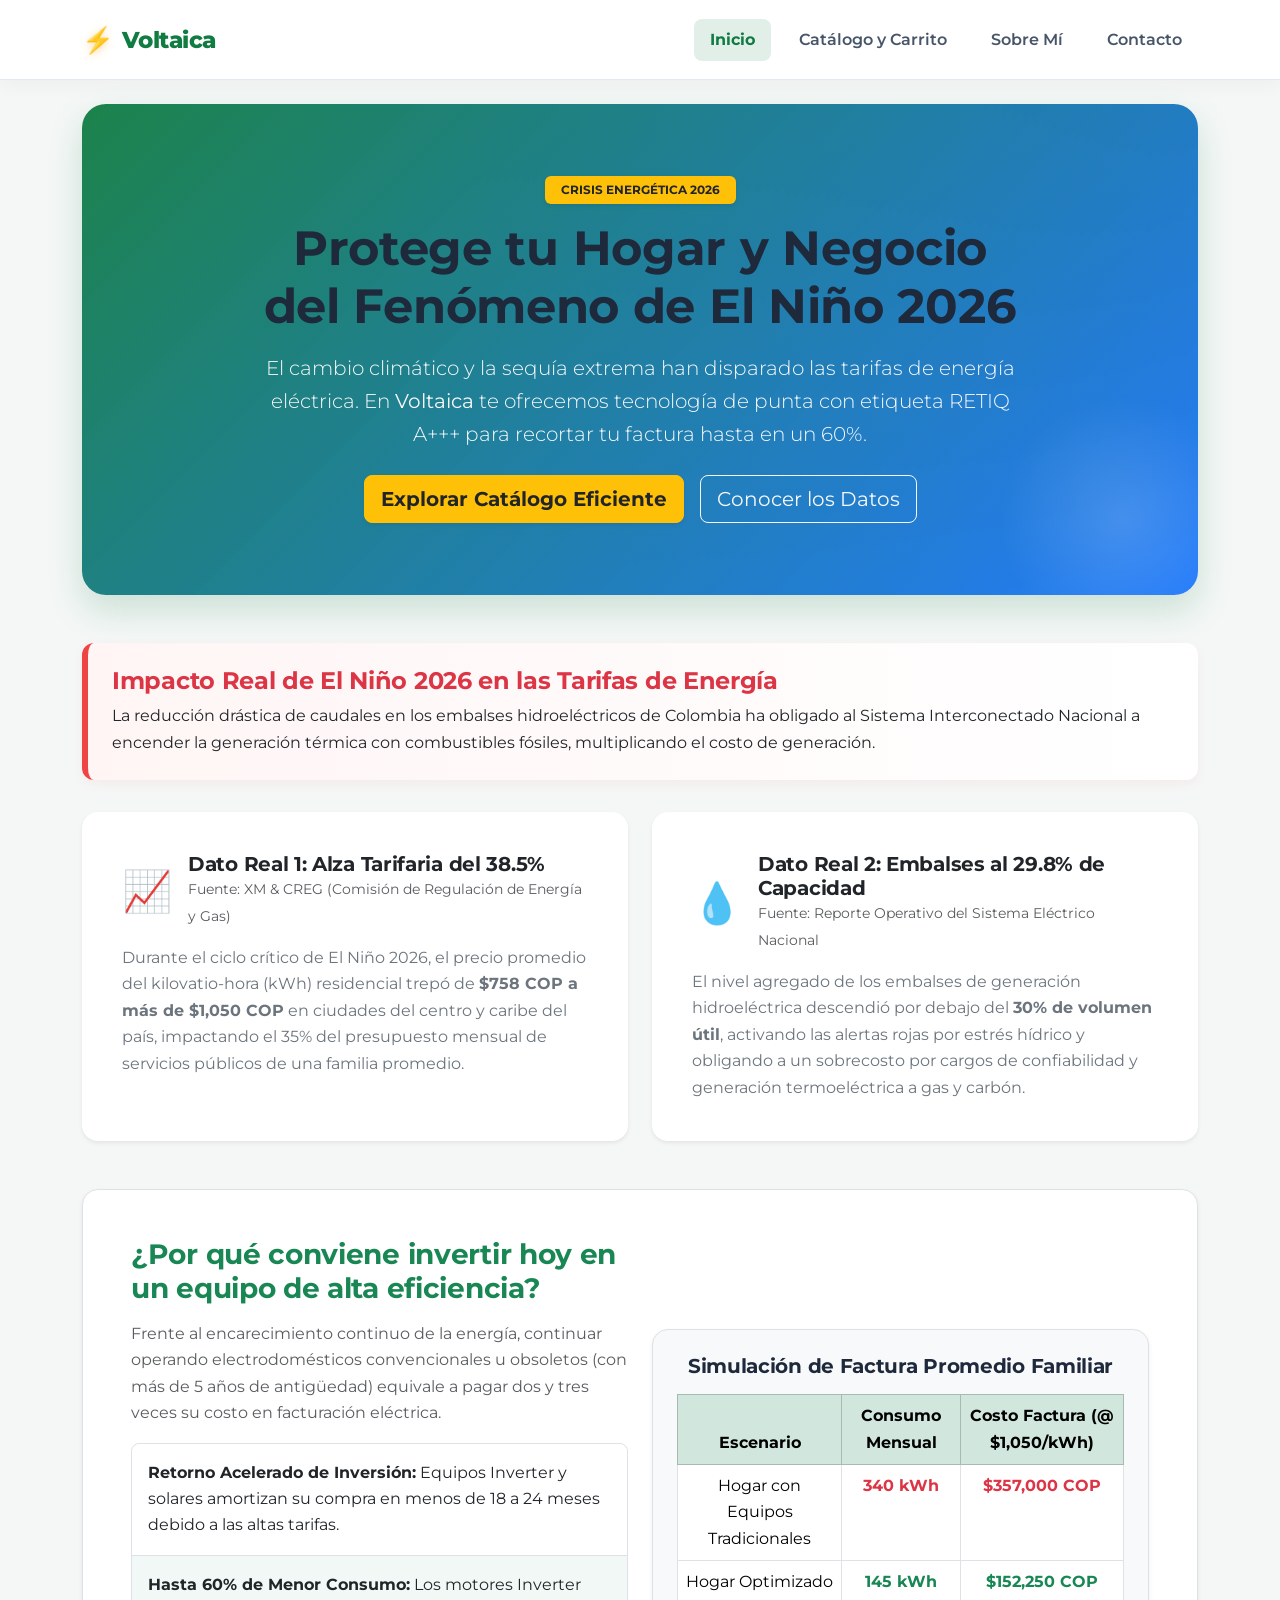
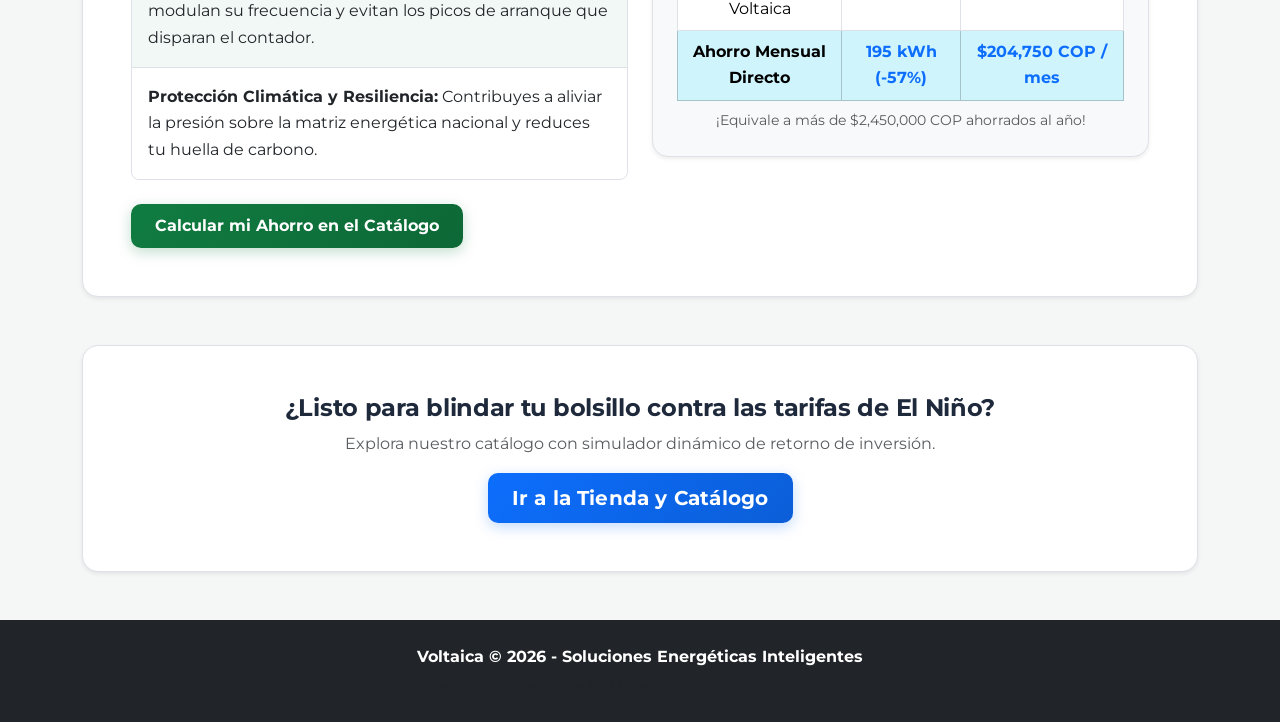
<file: index.html>
<!DOCTYPE html>
<html lang="es" data-theme="light">
<head>
  <meta charset="UTF-8">
  <meta name="viewport" content="width=device-width, initial-scale=1.0">
  <meta name="description" content="Voltaica - Equipos de alta eficiencia energética para afrontar el alza de tarifas por el Fenómeno de El Niño 2026.">
  <title>Voltaica | Energía Eficiente y Soluciones frente a El Niño 2026</title>
  <!-- Google Fonts: Montserrat (Requisito 3) -->
  <link rel="preconnect" href="https://fonts.googleapis.com">
  <link rel="preconnect" href="https://fonts.gstatic.com" crossorigin>
  <link href="https://fonts.googleapis.com/css2?family=Montserrat:wght@400;500;600;700;800&display=swap" rel="stylesheet">
  <!-- Bootstrap 5 CSS -->
  <link href="https://cdn.jsdelivr.net/npm/bootstrap@5.3.3/dist/css/bootstrap.min.css" rel="stylesheet" integrity="sha384-QWTKZyjpPEjISv5WaRU9OFeRpok6YctnYmDr5pNlyT2bRjXh0JMhjY6hW+ALEwIH" crossorigin="anonymous">
  <!-- Hoja de estilos propia (enlazada DESPUÉS de Bootstrap - Requisito 3) -->
  <link rel="stylesheet" href="css/estilos.css">
</head>
<body>

  <!-- Navegación compartida -->
  <header>
    <nav class="navbar navbar-expand-lg navbar-light sticky-top">
      <div class="container">
        <a class="navbar-brand" href="index.html">
          <span class="icono-rayo">⚡</span> Voltaica
        </a>
        <button class="navbar-toggler" type="button" data-bs-toggle="collapse" data-bs-target="#menuPrincipal" aria-controls="menuPrincipal" aria-expanded="false" aria-label="Abrir menú de navegación">
          <span class="navbar-toggler-icon"></span>
        </button>
        <div class="collapse navbar-collapse" id="menuPrincipal">
          <ul class="navbar-nav ms-auto mb-2 mb-lg-0 menu-navegacion">
            <li class="nav-item">
              <a class="nav-link active fw-bold text-success" aria-current="page" href="index.html">Inicio</a>
            </li>
            <li class="nav-item">
              <a class="nav-link" href="catalogo.html">Catálogo y Carrito</a>
            </li>
            <li class="nav-item">
              <a class="nav-link" href="nosotros.html">Sobre Mí</a>
            </li>
            <li class="nav-item">
              <a class="nav-link" href="contacto.html">Contacto</a>
            </li>
          </ul>
        </div>
      </div>
    </nav>
  </header>

  <main class="container my-4">
    <!-- Hero / Portada -->
    <section class="seccion-hero text-center text-white">
      <div class="row justify-content-center">
        <div class="col-lg-9">
          <span class="badge bg-warning text-dark px-3 py-2 fw-bold mb-3 shadow-sm text-uppercase">CRISIS ENERGÉTICA 2026</span>
          <h1 class="display-5 fw-bold mb-3">Protege tu Hogar y Negocio del Fenómeno de El Niño 2026</h1>
          <p class="lead mb-4 text-light">
            El cambio climático y la sequía extrema han disparado las tarifas de energía eléctrica. En <strong>Voltaica</strong> te ofrecemos tecnología de punta con etiqueta RETIQ A+++ para recortar tu factura hasta en un 60%.
          </p>
          <div class="d-flex justify-content-center gap-3 flex-wrap">
            <a href="catalogo.html" class="btn btn-warning btn-lg fw-bold text-dark shadow-sm">Explorar Catálogo Eficiente</a>
            <a href="#impacto-nino" class="btn btn-outline-light btn-lg">Conocer los Datos</a>
          </div>
        </div>
      </div>
    </section>

    <!-- Sección de Alerta y Datos Reales de El Niño 2026 -->
    <section id="impacto-nino" class="my-5">
      <div class="alerta-nino">
        <h2 class="h4 text-danger fw-bold mb-2">Impacto Real de El Niño 2026 en las Tarifas de Energía</h2>
        <p class="mb-0 text-dark">
          La reducción drástica de caudales en los embalses hidroeléctricos de Colombia ha obligado al Sistema Interconectado Nacional a encender la generación térmica con combustibles fósiles, multiplicando el costo de generación.
        </p>
      </div>

      <!-- Mínimo 2 datos reales verificados -->
      <div class="row g-4">
        <div class="col-md-6">
          <div class="card h-100 shadow-sm border-0 p-4 rounded-4">
            <div class="card-body">
              <div class="d-flex align-items-center mb-3">
                <span class="fs-1 me-3 text-danger">📈</span>
                <div>
                  <h3 class="h5 fw-bold mb-0">Dato Real 1: Alza Tarifaria del 38.5%</h3>
                  <small class="text-muted">Fuente: XM & CREG (Comisión de Regulación de Energía y Gas)</small>
                </div>
              </div>
              <p class="card-text text-secondary">
                Durante el ciclo crítico de El Niño 2026, el precio promedio del kilovatio-hora (kWh) residencial trepó de <strong>$758 COP a más de $1,050 COP</strong> en ciudades del centro y caribe del país, impactando el 35% del presupuesto mensual de servicios públicos de una familia promedio.
              </p>
            </div>
          </div>
        </div>

        <div class="col-md-6">
          <div class="card h-100 shadow-sm border-0 p-4 rounded-4">
            <div class="card-body">
              <div class="d-flex align-items-center mb-3">
                <span class="fs-1 me-3 text-warning">💧</span>
                <div>
                  <h3 class="h5 fw-bold mb-0">Dato Real 2: Embalses al 29.8% de Capacidad</h3>
                  <small class="text-muted">Fuente: Reporte Operativo del Sistema Eléctrico Nacional</small>
                </div>
              </div>
              <p class="card-text text-secondary">
                El nivel agregado de los embalses de generación hidroeléctrica descendió por debajo del <strong>30% de volumen útil</strong>, activando las alertas rojas por estrés hídrico y obligando a un sobrecosto por cargos de confiabilidad y generación termoeléctrica a gas y carbón.
              </p>
            </div>
          </div>
        </div>
      </div>
    </section>

    <!-- Por qué conviene un equipo eficiente -->
    <section class="my-5 p-4 p-md-5 rounded-4 bg-white shadow-sm border">
      <div class="row align-items-center">
        <div class="col-lg-6 mb-4 mb-lg-0">
          <h2 class="h3 fw-bold mb-3 text-success">¿Por qué conviene invertir hoy en un equipo de alta eficiencia?</h2>
          <p class="text-muted">
            Frente al encarecimiento continuo de la energía, continuar operando electrodomésticos convencionales u obsoletos (con más de 5 años de antigüedad) equivale a pagar dos y tres veces su costo en facturación eléctrica.
          </p>
          <ul class="list-group list-group-flush lista-estadisticas rounded-3 overflow-hidden border">
            <li class="list-group-item py-3">
              <strong>Retorno Acelerado de Inversión:</strong> Equipos Inverter y solares amortizan su compra en menos de 18 a 24 meses debido a las altas tarifas.
            </li>
            <li class="list-group-item py-3">
              <strong>Hasta 60% de Menor Consumo:</strong> Los motores Inverter modulan su frecuencia y evitan los picos de arranque que disparan el contador.
            </li>
            <li class="list-group-item py-3">
              <strong>Protección Climática y Resiliencia:</strong> Contribuyes a aliviar la presión sobre la matriz energética nacional y reduces tu huella de carbono.
            </li>
          </ul>
          <div class="mt-4">
            <a href="catalogo.html" class="btn btn-success fw-bold">Calcular mi Ahorro en el Catálogo</a>
          </div>
        </div>
        <div class="col-lg-6">
          <div class="p-4 bg-light rounded-4 text-center border shadow-sm">
            <h3 class="h5 fw-bold mb-3">Simulación de Factura Promedio Familiar</h3>
            <div class="table-responsive">
              <table class="table table-bordered mb-0 bg-white">
                <thead class="table-success">
                  <tr>
                    <th>Escenario</th>
                    <th>Consumo Mensual</th>
                    <th>Costo Factura (@ $1,050/kWh)</th>
                  </tr>
                </thead>
                <tbody>
                  <tr>
                    <td>Hogar con Equipos Tradicionales</td>
                    <td class="text-danger fw-bold">340 kWh</td>
                    <td class="text-danger fw-bold">$357,000 COP</td>
                  </tr>
                  <tr>
                    <td>Hogar Optimizado Voltaica</td>
                    <td class="text-success fw-bold">145 kWh</td>
                    <td class="text-success fw-bold">$152,250 COP</td>
                  </tr>
                  <tr class="table-info">
                    <td><strong>Ahorro Mensual Directo</strong></td>
                    <td class="text-primary fw-bold">195 kWh (-57%)</td>
                    <td class="text-primary fw-bold">$204,750 COP / mes</td>
                  </tr>
                </tbody>
              </table>
            </div>
            <p class="small text-muted mt-2 mb-0">¡Equivale a más de $2,450,000 COP ahorrados al año!</p>
          </div>
        </div>
      </div>
    </section>

    <!-- Llamado a la acción -->
    <section class="text-center py-5 bg-white rounded-4 border shadow-sm">
      <h2 class="h4 fw-bold">¿Listo para blindar tu bolsillo contra las tarifas de El Niño?</h2>
      <p class="text-muted">Explora nuestro catálogo con simulador dinámico de retorno de inversión.</p>
      <a href="catalogo.html" class="btn btn-primary btn-lg fw-bold">Ir a la Tienda y Catálogo</a>
    </section>
  </main>

  <footer class="bg-dark text-white py-4 mt-5">
    <div class="container text-center">
      <p class="mb-1 fw-bold">Voltaica &copy; 2026 - Soluciones Energéticas Inteligentes</p>
      <p class="small text-muted mb-0">Evidencia de Aprendizaje EA2 | Desarrollado por <strong>Manuela Montes</strong></p>
    </div>
  </footer>

  <!-- Bootstrap Bundle JS -->
  <script src="https://cdn.jsdelivr.net/npm/bootstrap@5.3.3/dist/js/bootstrap.bundle.min.js" integrity="sha384-YvpcrYf0tY3lHB60NNkmXc5s9fDVZLESaAA55NDzOxhy9GkcIdslK1eN7N6jIeHz" crossorigin="anonymous"></script>
</body>
</html>
</file>
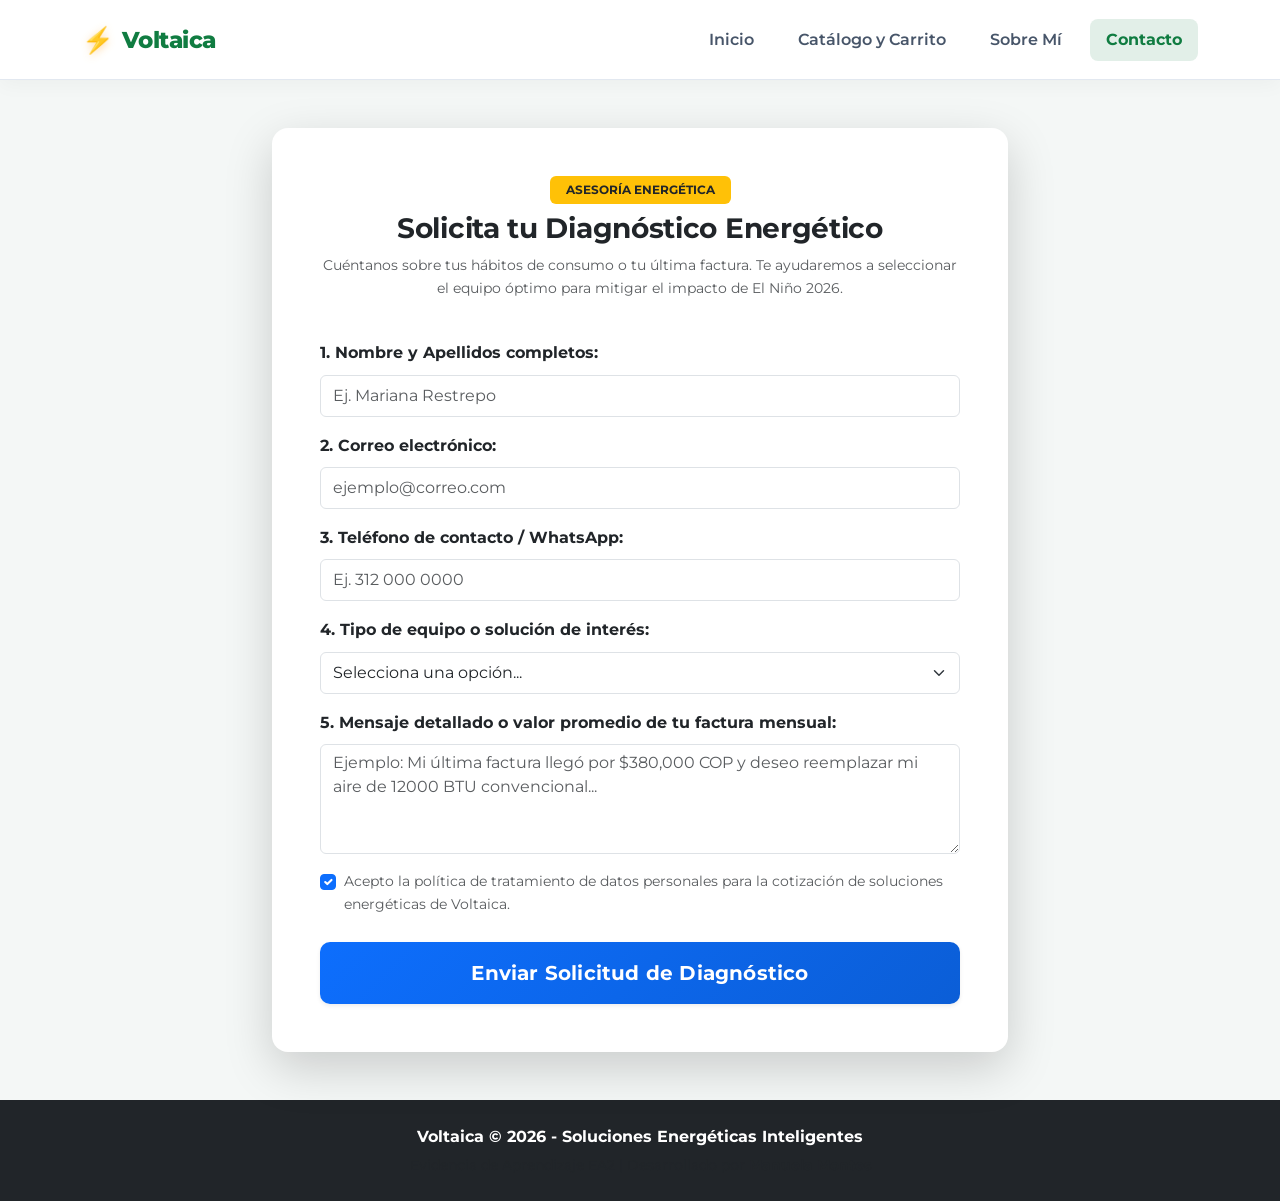
<file: contacto.html>
<!DOCTYPE html>
<html lang="es" data-theme="light">
<head>
  <meta charset="UTF-8">
  <meta name="viewport" content="width=device-width, initial-scale=1.0">
  <meta name="description" content="Contáctanos en Voltaica para asesoría personalizada sobre ahorro energético, dimensionamiento solar e instalación de equipos frente a El Niño 2026.">
  <title>Contacto y Asesoría | Voltaica</title>
  <!-- Google Fonts: Montserrat (Requisito 3) -->
  <link rel="preconnect" href="https://fonts.googleapis.com">
  <link rel="preconnect" href="https://fonts.gstatic.com" crossorigin>
  <link href="https://fonts.googleapis.com/css2?family=Montserrat:wght@400;500;600;700;800&display=swap" rel="stylesheet">
  <!-- Bootstrap 5 CSS -->
  <link href="https://cdn.jsdelivr.net/npm/bootstrap@5.3.3/dist/css/bootstrap.min.css" rel="stylesheet" integrity="sha384-QWTKZyjpPEjISv5WaRU9OFeRpok6YctnYmDr5pNlyT2bRjXh0JMhjY6hW+ALEwIH" crossorigin="anonymous">
  <!-- Hoja de estilos propia (enlazada DESPUÉS de Bootstrap - Requisito 3) -->
  <link rel="stylesheet" href="css/estilos.css">
</head>
<body>

  <!-- Navegación compartida -->
  <header>
    <nav class="navbar navbar-expand-lg navbar-light sticky-top">
      <div class="container">
        <a class="navbar-brand" href="index.html">
          <span class="icono-rayo">⚡</span> Voltaica
        </a>
        <button class="navbar-toggler" type="button" data-bs-toggle="collapse" data-bs-target="#menuPrincipal" aria-controls="menuPrincipal" aria-expanded="false" aria-label="Abrir menú de navegación">
          <span class="navbar-toggler-icon"></span>
        </button>
        <div class="collapse navbar-collapse" id="menuPrincipal">
          <ul class="navbar-nav ms-auto mb-2 mb-lg-0 menu-navegacion">
            <li class="nav-item">
              <a class="nav-link" href="index.html">Inicio</a>
            </li>
            <li class="nav-item">
              <a class="nav-link" href="catalogo.html">Catálogo y Carrito</a>
            </li>
            <li class="nav-item">
              <a class="nav-link" href="nosotros.html">Sobre Mí</a>
            </li>
            <li class="nav-item">
              <a class="nav-link active fw-bold text-success" aria-current="page" href="contacto.html">Contacto</a>
            </li>
          </ul>
        </div>
      </div>
    </nav>
  </header>

  <main class="container my-5">
    <div class="row justify-content-center">
      <div class="col-lg-8">
        <div class="card shadow-lg border-0 p-4 p-md-5 rounded-4">
          <div class="text-center mb-4">
            <span class="badge bg-warning text-dark px-3 py-2 fw-bold mb-2 text-uppercase">ASESORÍA ENERGÉTICA</span>
            <h1 class="h3 fw-bold">Solicita tu Diagnóstico Energético</h1>
            <p class="text-muted small">
              Cuéntanos sobre tus hábitos de consumo o tu última factura. Te ayudaremos a seleccionar el equipo óptimo para mitigar el impacto de El Niño 2026.
            </p>
          </div>

          <!-- Mensaje de confirmación interactivo -->
          <div id="alerta-formulario" class="alert alert-success d-none rounded-3" role="alert">
            ¡Gracias por contactarnos! Tu solicitud de diagnóstico ha sido registrada con éxito. Manuela Montes y el equipo de soporte se comunicarán contigo a la mayor brevedad.
          </div>

          <!-- Formulario de contacto con mínimo 5 campos y cada uno con su label (Requisito 2) -->
          <form id="formulario-contacto" novalidate>
            <!-- Campo 1: Nombre completo -->
            <div class="mb-3">
              <label for="campo-nombre" class="form-label fw-bold">1. Nombre y Apellidos completos:</label>
              <input type="text" class="form-control py-2" id="campo-nombre" name="nombre" placeholder="Ej. Mariana Restrepo" required>
            </div>

            <!-- Campo 2: Correo electrónico -->
            <div class="mb-3">
              <label for="campo-correo" class="form-label fw-bold">2. Correo electrónico:</label>
              <input type="email" class="form-control py-2" id="campo-correo" name="correo" placeholder="ejemplo@correo.com" required>
            </div>

            <!-- Campo 3: Teléfono celular -->
            <div class="mb-3">
              <label for="campo-telefono" class="form-label fw-bold">3. Teléfono de contacto / WhatsApp:</label>
              <input type="tel" class="form-control py-2" id="campo-telefono" name="telefono" placeholder="Ej. 312 000 0000" required>
            </div>

            <!-- Campo 4: Tipo de interés / Categoría -->
            <div class="mb-3">
              <label for="campo-categoria" class="form-label fw-bold">4. Tipo de equipo o solución de interés:</label>
              <select class="form-select py-2" id="campo-categoria" name="categoria" required>
                <option value="" disabled selected>Selecciona una opción...</option>
                <option value="climatizacion">Climatización Inverter (Aires / Ventiladores)</option>
                <option value="refrigeracion">Refrigeración No Frost Inverter A+++</option>
                <option value="solar">Sistemas Solares y Autoconsumo</option>
                <option value="lavado">Lavado Eficiente / Bajo Consumo</option>
                <option value="diagnostico">Diagnóstico integral para todo el hogar o empresa</option>
              </select>
            </div>

            <!-- Campo 5: Mensaje o consumo de la última factura -->
            <div class="mb-3">
              <label for="campo-mensaje" class="form-label fw-bold">5. Mensaje detallado o valor promedio de tu factura mensual:</label>
              <textarea class="form-control" id="campo-mensaje" name="mensaje" rows="4" placeholder="Ejemplo: Mi última factura llegó por $380,000 COP y deseo reemplazar mi aire de 12000 BTU convencional..." required></textarea>
            </div>

            <!-- Casilla de aceptación de política -->
            <div class="form-check mb-4">
              <input class="form-check-input" type="checkbox" id="campo-terminos" required checked>
              <label class="form-check-label small text-muted" for="campo-terminos">
                Acepto la política de tratamiento de datos personales para la cotización de soluciones energéticas de Voltaica.
              </label>
            </div>

            <!-- Botón de envío -->
            <button type="submit" class="btn btn-primary w-100 py-3 fw-bold fs-5 shadow-sm">
              Enviar Solicitud de Diagnóstico
            </button>
          </form>
        </div>
      </div>
    </div>
  </main>

  <footer class="bg-dark text-white py-4 mt-5">
    <div class="container text-center">
      <p class="mb-1 fw-bold">Voltaica &copy; 2026 - Soluciones Energéticas Inteligentes</p>
      <p class="small text-muted mb-0">Evidencia de Aprendizaje EA2 | Desarrollado por <strong>Manuela Montes</strong></p>
    </div>
  </footer>

  <!-- Bootstrap Bundle JS -->
  <script src="https://cdn.jsdelivr.net/npm/bootstrap@5.3.3/dist/js/bootstrap.bundle.min.js" integrity="sha384-YvpcrYf0tY3lHB60NNkmXc5s9fDVZLESaAA55NDzOxhy9GkcIdslK1eN7N6jIeHz" crossorigin="anonymous"></script>
  
  <script>
    document.getElementById("formulario-contacto").addEventListener("submit", function(e) {
      e.preventDefault();
      const alerta = document.getElementById("alerta-formulario");
      alerta.classList.remove("d-none");
      this.reset();
      alerta.scrollIntoView({ behavior: 'smooth' });
    });
  </script>
</body>
</html>
</file>
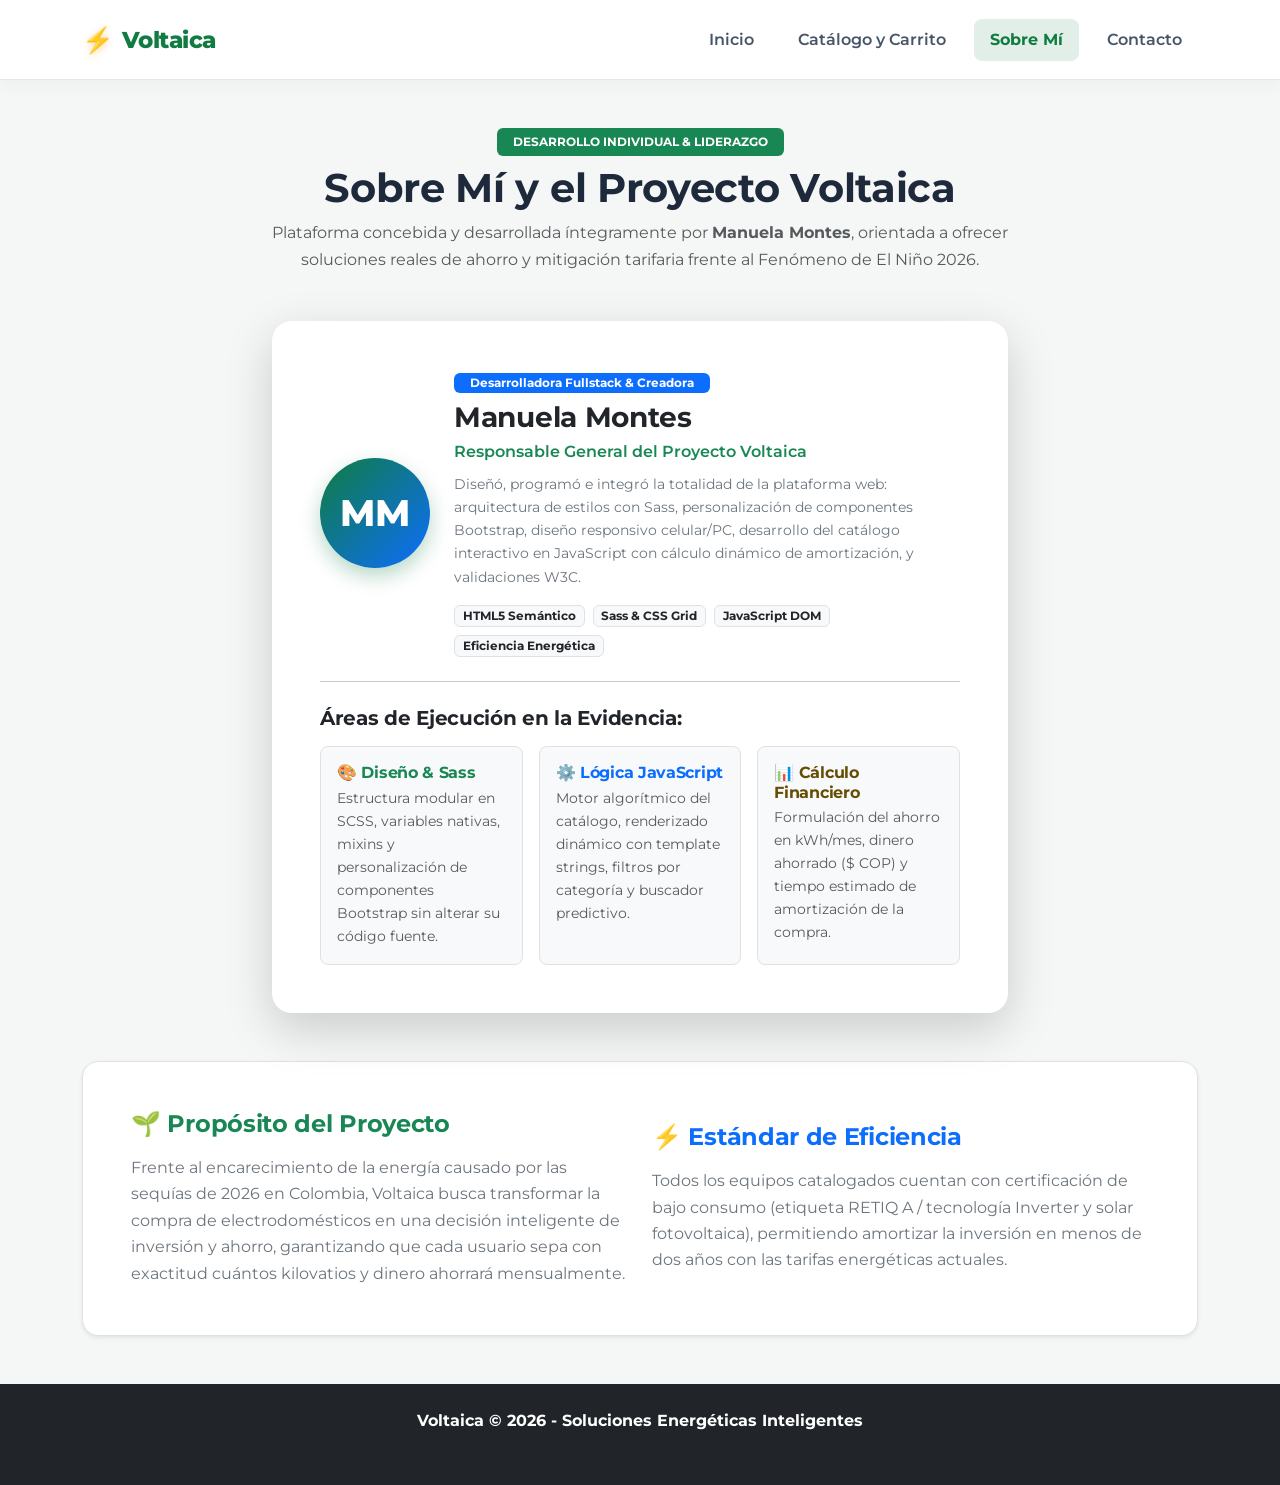
<file: nosotros.html>
<!DOCTYPE html>
<html lang="es" data-theme="light">
<head>
  <meta charset="UTF-8">
  <meta name="viewport" content="width=device-width, initial-scale=1.0">
  <meta name="description" content="Conoce la historia y el liderazgo técnico detrás de Voltaica: soluciones energéticas de alta eficiencia frente al impacto de El Niño 2026.">
  <title>Sobre Mí | Voltaica</title>
  <!-- Google Fonts: Montserrat (Requisito 3) -->
  <link rel="preconnect" href="https://fonts.googleapis.com">
  <link rel="preconnect" href="https://fonts.gstatic.com" crossorigin>
  <link href="https://fonts.googleapis.com/css2?family=Montserrat:wght@400;500;600;700;800&display=swap" rel="stylesheet">
  <!-- Bootstrap 5 CSS -->
  <link href="https://cdn.jsdelivr.net/npm/bootstrap@5.3.3/dist/css/bootstrap.min.css" rel="stylesheet" integrity="sha384-QWTKZyjpPEjISv5WaRU9OFeRpok6YctnYmDr5pNlyT2bRjXh0JMhjY6hW+ALEwIH" crossorigin="anonymous">
  <!-- Hoja de estilos propia (enlazada DESPUÉS de Bootstrap - Requisito 3) -->
  <link rel="stylesheet" href="css/estilos.css">
</head>
<body>

  <!-- Navegación compartida -->
  <header>
    <nav class="navbar navbar-expand-lg navbar-light sticky-top">
      <div class="container">
        <a class="navbar-brand" href="index.html">
          <span class="icono-rayo">⚡</span> Voltaica
        </a>
        <button class="navbar-toggler" type="button" data-bs-toggle="collapse" data-bs-target="#menuPrincipal" aria-controls="menuPrincipal" aria-expanded="false" aria-label="Abrir menú de navegación">
          <span class="navbar-toggler-icon"></span>
        </button>
        <div class="collapse navbar-collapse" id="menuPrincipal">
          <ul class="navbar-nav ms-auto mb-2 mb-lg-0 menu-navegacion">
            <li class="nav-item">
              <a class="nav-link" href="index.html">Inicio</a>
            </li>
            <li class="nav-item">
              <a class="nav-link" href="catalogo.html">Catálogo y Carrito</a>
            </li>
            <li class="nav-item">
              <a class="nav-link active fw-bold text-success" aria-current="page" href="nosotros.html">Sobre Mí</a>
            </li>
            <li class="nav-item">
              <a class="nav-link" href="contacto.html">Contacto</a>
            </li>
          </ul>
        </div>
      </div>
    </nav>
  </header>

  <main class="container my-5">
    <!-- Encabezado de la página -->
    <div class="text-center mb-5">
      <span class="badge bg-success px-3 py-2 fw-bold mb-2 text-uppercase">Desarrollo Individual & Liderazgo</span>
      <h1 class="display-6 fw-bold">Sobre Mí y el Proyecto Voltaica</h1>
      <p class="text-muted col-lg-8 mx-auto">
        Plataforma concebida y desarrollada íntegramente por <strong>Manuela Montes</strong>, orientada a ofrecer soluciones reales de ahorro y mitigación tarifaria frente al Fenómeno de El Niño 2026.
      </p>
    </div>

    <!-- Tarjeta Principal de la Integrante (Manuela Montes) -->
    <div class="row justify-content-center">
      <div class="col-lg-8">
        <div class="card card-perfil shadow-lg border-0 p-4 p-md-5">
          <div class="d-flex flex-column flex-md-row align-items-center gap-4 text-center text-md-start">
            <div class="avatar-circular bg-gradient-success text-white d-flex align-items-center justify-content-center flex-shrink-0">
              MM
            </div>
            <div>
              <span class="badge bg-primary px-3 py-1 mb-2">Desarrolladora Fullstack & Creadora</span>
              <h2 class="h3 fw-bold mb-1 text-dark">Manuela Montes</h2>
              <p class="text-success fw-semibold mb-2">Responsable General del Proyecto Voltaica</p>
              <p class="text-secondary small mb-3">
                Diseñó, programó e integró la totalidad de la plataforma web: arquitectura de estilos con Sass, personalización de componentes Bootstrap, diseño responsivo celular/PC, desarrollo del catálogo interactivo en JavaScript con cálculo dinámico de amortización, y validaciones W3C.
              </p>
              <div class="d-flex flex-wrap gap-2 justify-content-center justify-content-md-start">
                <span class="badge bg-light text-dark border">HTML5 Semántico</span>
                <span class="badge bg-light text-dark border">Sass & CSS Grid</span>
                <span class="badge bg-light text-dark border">JavaScript DOM</span>
                <span class="badge bg-light text-dark border">Eficiencia Energética</span>
              </div>
            </div>
          </div>

          <hr class="my-4">

          <!-- Desglose de responsabilidades desarrolladas de forma individual -->
          <h3 class="h5 fw-bold mb-3 text-dark">Áreas de Ejecución en la Evidencia:</h3>
          <div class="row g-3">
            <div class="col-md-4">
              <div class="p-3 bg-light rounded-3 h-100 border">
                <h4 class="h6 fw-bold text-success mb-1">🎨 Diseño & Sass</h4>
                <p class="small text-muted mb-0">Estructura modular en SCSS, variables nativas, mixins y personalización de componentes Bootstrap sin alterar su código fuente.</p>
              </div>
            </div>
            <div class="col-md-4">
              <div class="p-3 bg-light rounded-3 h-100 border">
                <h4 class="h6 fw-bold text-primary mb-1">⚙️ Lógica JavaScript</h4>
                <p class="small text-muted mb-0">Motor algorítmico del catálogo, renderizado dinámico con template strings, filtros por categoría y buscador predictivo.</p>
              </div>
            </div>
            <div class="col-md-4">
              <div class="p-3 bg-light rounded-3 h-100 border">
                <h4 class="h6 fw-bold text-warning-emphasis mb-1">📊 Cálculo Financiero</h4>
                <p class="small text-muted mb-0">Formulación del ahorro en kWh/mes, dinero ahorrado ($ COP) y tiempo estimado de amortización de la compra.</p>
              </div>
            </div>
          </div>
        </div>
      </div>
    </div>

    <!-- Misión y Compromiso Ecológico -->
    <section class="mt-5 p-4 p-md-5 rounded-4 bg-white shadow-sm border">
      <div class="row g-4 align-items-center">
        <div class="col-md-6 border-end-md">
          <h3 class="h4 fw-bold text-success mb-3">🌱 Propósito del Proyecto</h3>
          <p class="text-secondary mb-0">
            Frente al encarecimiento de la energía causado por las sequías de 2026 en Colombia, Voltaica busca transformar la compra de electrodomésticos en una decisión inteligente de inversión y ahorro, garantizando que cada usuario sepa con exactitud cuántos kilovatios y dinero ahorrará mensualmente.
          </p>
        </div>
        <div class="col-md-6">
          <h3 class="h4 fw-bold text-primary mb-3">⚡ Estándar de Eficiencia</h3>
          <p class="text-secondary mb-0">
            Todos los equipos catalogados cuentan con certificación de bajo consumo (etiqueta RETIQ A / tecnología Inverter y solar fotovoltaica), permitiendo amortizar la inversión en menos de dos años con las tarifas energéticas actuales.
          </p>
        </div>
      </div>
    </section>
  </main>

  <footer class="bg-dark text-white py-4 mt-5">
    <div class="container text-center">
      <p class="mb-1 fw-bold">Voltaica &copy; 2026 - Soluciones Energéticas Inteligentes</p>
      <p class="small text-muted mb-0">Evidencia de Aprendizaje EA2 | Desarrollado por <strong>Manuela Montes</strong></p>
    </div>
  </footer>

  <!-- Bootstrap Bundle JS -->
  <script src="https://cdn.jsdelivr.net/npm/bootstrap@5.3.3/dist/js/bootstrap.bundle.min.js" integrity="sha384-YvpcrYf0tY3lHB60NNkmXc5s9fDVZLESaAA55NDzOxhy9GkcIdslK1eN7N6jIeHz" crossorigin="anonymous"></script>
</body>
</html>
</file>
<file: css/estilos.css>
:root, [data-theme=light] {
  --color-primario: #0d6efd;
  --color-secundario: #107c41;
  --color-secundario-dark: #0a522a;
  --color-acento: #ff9f1c;
  --color-acento-hover: #f38b00;
  --color-fondo-claro: #f4f7f6;
  --color-superficie: #ffffff;
  --color-oscuro: #1e293b;
  --color-texto-muted: #64748b;
  --color-borde: #e2e8f0;
  --color-peligro: #ef4444;
  --fuente-base: Montserrat, -apple-system, BlinkMacSystemFont, Segoe UI, Roboto, sans-serif;
  --sombra-tarjeta: 0 10px 25px -5px rgba(15, 23, 42, 0.08), 0 8px 10px -6px rgba(15, 23, 42, 0.04);
  --sombra-flotante: 0 20px 30px -10px rgba(16, 124, 65, 0.2);
}

body {
  font-family: var(--fuente-base);
  background-color: var(--color-fondo-claro);
  color: var(--color-oscuro);
  line-height: 1.65;
  -webkit-font-smoothing: antialiased;
}

.navbar {
  background: rgba(255, 255, 255, 0.95) !important;
  backdrop-filter: blur(12px);
  border-bottom: 1px solid var(--color-borde);
  box-shadow: 0 4px 20px rgba(0, 0, 0, 0.04);
  padding: 0.85rem 0;
}
.navbar .navbar-brand {
  font-weight: 800;
  font-size: 1.45rem;
  letter-spacing: -0.5px;
  color: var(--color-secundario) !important;
  display: inline-flex;
  align-items: center;
  gap: 8px;
  transition: transform 0.25s ease, color 0.25s ease;
}
.navbar .navbar-brand .icono-rayo {
  font-size: 1.6rem;
  filter: drop-shadow(0 2px 4px rgba(255, 159, 28, 0.4));
}
.navbar .navbar-brand:hover {
  color: var(--color-secundario-dark) !important;
  transform: scale(1.03);
}
.navbar .nav-link {
  font-weight: 600;
  color: #475569 !important;
  padding: 0.5rem 1rem !important;
  border-radius: 8px;
  transition: all 0.2s ease;
}
.navbar .nav-link:hover {
  color: var(--color-secundario) !important;
  background-color: rgba(16, 124, 65, 0.08);
}
.navbar .nav-link.active {
  color: var(--color-secundario) !important;
  background-color: rgba(16, 124, 65, 0.12);
}

.btn-primary {
  background: linear-gradient(135deg, #0d6efd, #0b5ed7) !important;
  border: none !important;
  padding: 10px 24px;
  border-radius: 10px;
  font-weight: 600;
  letter-spacing: 0.2px;
  transition: all 0.25s cubic-bezier(0.4, 0, 0.2, 1);
  box-shadow: 0 4px 14px rgba(13, 110, 253, 0.25);
}
.btn-primary:hover {
  background: linear-gradient(135deg, #0b5ed7, #084298) !important;
  transform: translateY(-2px);
  box-shadow: 0 6px 20px rgba(13, 110, 253, 0.35);
}
.btn-primary:focus {
  box-shadow: 0 0 0 0.25rem rgba(13, 110, 253, 0.35) !important;
}

.btn-success {
  background: linear-gradient(135deg, #107c41, #0d6836) !important;
  border: none !important;
  padding: 10px 24px;
  border-radius: 10px;
  font-weight: 600;
  box-shadow: 0 4px 14px rgba(16, 124, 65, 0.25);
  transition: all 0.25s ease;
}
.btn-success:hover {
  background: linear-gradient(135deg, #0d6836, #094725) !important;
  transform: translateY(-2px);
  box-shadow: 0 6px 20px rgba(16, 124, 65, 0.35);
}

.seccion-hero {
  background: linear-gradient(135deg, rgba(16, 124, 65, 0.95), rgba(13, 110, 253, 0.9)), radial-gradient(circle at top right, rgba(255, 159, 28, 0.3), transparent 60%);
  color: #ffffff;
  padding: 4.5rem 2rem;
  margin-bottom: 2.5rem;
  border-radius: 24px;
  box-shadow: 0 15px 35px rgba(16, 124, 65, 0.18);
  position: relative;
  overflow: hidden;
}
.seccion-hero::after {
  content: "";
  position: absolute;
  bottom: -50px;
  right: -50px;
  width: 250px;
  height: 250px;
  background: radial-gradient(circle, rgba(255, 255, 255, 0.15) 0%, transparent 70%);
  border-radius: 50%;
  pointer-events: none;
}

#buscador-input {
  border: 2px solid var(--color-borde);
  padding: 14px 22px;
  border-radius: 30px;
  width: 100%;
  max-width: 540px;
  outline: none;
  font-size: 1rem;
  background-color: var(--color-superficie);
  box-shadow: 0 4px 12px rgba(0, 0, 0, 0.03);
  transition: border-color 0.3s ease, box-shadow 0.3s ease, transform 0.2s ease;
}
#buscador-input:focus {
  border-color: var(--color-secundario);
  box-shadow: 0 0 0 4px rgba(16, 124, 65, 0.18);
  transform: translateY(-1px);
}

#total-carrito {
  font-size: 1.5rem;
  font-weight: 800;
  color: var(--color-secundario);
}

.menu-navegacion {
  display: flex;
  flex-direction: row;
  align-items: center;
  gap: 12px;
  list-style: none;
  margin: 0;
  padding: 0;
}

.contenedor-filtros {
  display: flex;
  flex-wrap: wrap;
  gap: 10px;
  justify-content: center;
  margin: 2rem 0;
}

.contenedor-filtros > button {
  border: 1px solid var(--color-borde);
  background-color: var(--color-superficie);
  color: #475569;
  padding: 9px 20px;
  border-radius: 25px;
  cursor: pointer;
  font-weight: 600;
  font-size: 0.92rem;
  box-shadow: 0 2px 6px rgba(0, 0, 0, 0.03);
  transition: all 0.25s cubic-bezier(0.4, 0, 0.2, 1);
}
.contenedor-filtros > button:hover {
  border-color: var(--color-secundario);
  color: var(--color-secundario);
  transform: translateY(-2px);
  box-shadow: 0 4px 12px rgba(16, 124, 65, 0.15);
}
.contenedor-filtros > button.activo {
  background: linear-gradient(135deg, var(--color-secundario), var(--color-secundario-dark));
  border-color: transparent;
  color: #ffffff;
  box-shadow: 0 6px 16px rgba(16, 124, 65, 0.3);
  transform: translateY(-1px);
}

.catalogo-grid {
  display: grid;
  grid-template-columns: repeat(auto-fill, minmax(290px, 1fr));
  gap: 28px;
  margin-top: 24px;
}

.catalogo-grid .card-producto {
  border-radius: 18px;
  background-color: var(--color-superficie);
  box-shadow: var(--sombra-tarjeta);
  transition: transform 0.3s cubic-bezier(0.34, 1.56, 0.64, 1), box-shadow 0.3s ease;
  border: 1px solid var(--color-borde);
  display: flex;
  flex-direction: column;
  overflow: hidden;
}
.catalogo-grid .card-producto:hover {
  transform: translateY(-8px);
  box-shadow: 0 18px 30px -8px rgba(15, 23, 42, 0.12);
  border-color: #cbd5e1;
}
.catalogo-grid .card-producto .card-cuerpo {
  padding: 1.4rem;
  display: flex;
  flex-direction: column;
  flex-grow: 1;
}

h1, h2, h3, h4, h5, h6 {
  font-weight: 700;
  color: var(--color-oscuro);
  letter-spacing: -0.3px;
}

.lista-estadisticas li:nth-child(even) {
  background-color: rgba(16, 124, 65, 0.05);
}

.lista-estadisticas li:nth-child(odd) {
  background-color: var(--color-superficie);
}

button:disabled, .btn:disabled {
  opacity: 0.55;
  cursor: not-allowed;
  transform: none !important;
  box-shadow: none !important;
}

.tarjeta-carrito {
  border-radius: 18px;
  background-color: var(--color-superficie);
  box-shadow: var(--sombra-tarjeta);
  transition: transform 0.3s cubic-bezier(0.34, 1.56, 0.64, 1), box-shadow 0.3s ease;
  padding: 1.8rem;
  border: 1px solid var(--color-borde);
}

.item-carrito {
  display: flex;
  justify-content: space-between;
  align-items: center;
  padding: 12px 0;
  border-bottom: 1px solid var(--color-borde);
}
.item-carrito:last-child {
  border-bottom: none;
}

.badge-ahorro {
  background-color: rgba(16, 124, 65, 0.12);
  color: var(--color-secundario);
  font-weight: 700;
  padding: 5px 12px;
  border-radius: 20px;
  font-size: 0.8rem;
  text-transform: uppercase;
  letter-spacing: 0.5px;
}

.alerta-nino {
  border-left: 6px solid var(--color-peligro);
  background: linear-gradient(to right, #fff5f5, #ffffff);
  padding: 1.5rem;
  border-radius: 12px;
  margin-bottom: 2rem;
  box-shadow: 0 4px 12px rgba(239, 68, 68, 0.06);
}

.card-perfil {
  border-radius: 20px;
  background: #ffffff;
}

.avatar-circular {
  width: 110px;
  height: 110px;
  border-radius: 50%;
  font-size: 2.3rem;
  font-weight: 800;
  box-shadow: 0 8px 20px rgba(16, 124, 65, 0.3);
}

.bg-gradient-success {
  background: linear-gradient(135deg, #107c41, #0d6efd);
}

@media (max-width: 576px) {
  .menu-navegacion {
    flex-direction: column;
    width: 100%;
    gap: 8px;
    padding: 12px 0;
  }
  .catalogo-grid {
    grid-template-columns: 1fr;
  }
  .contenedor-tienda {
    display: flex;
    flex-direction: column;
  }
  .seccion-hero {
    padding: 2.5rem 1.25rem;
    text-align: center;
  }
  #buscador-input {
    width: 100%;
  }
}
@media (min-width: 577px) and (max-width: 991px) {
  .catalogo-grid {
    grid-template-columns: repeat(2, 1fr);
  }
  .contenedor-tienda {
    display: flex;
    flex-direction: column;
  }
}
@media (min-width: 992px) {
  .contenedor-tienda {
    display: grid;
    grid-template-columns: 2.2fr 1fr;
    gap: 32px;
    align-items: start;
  }
}
</file>
